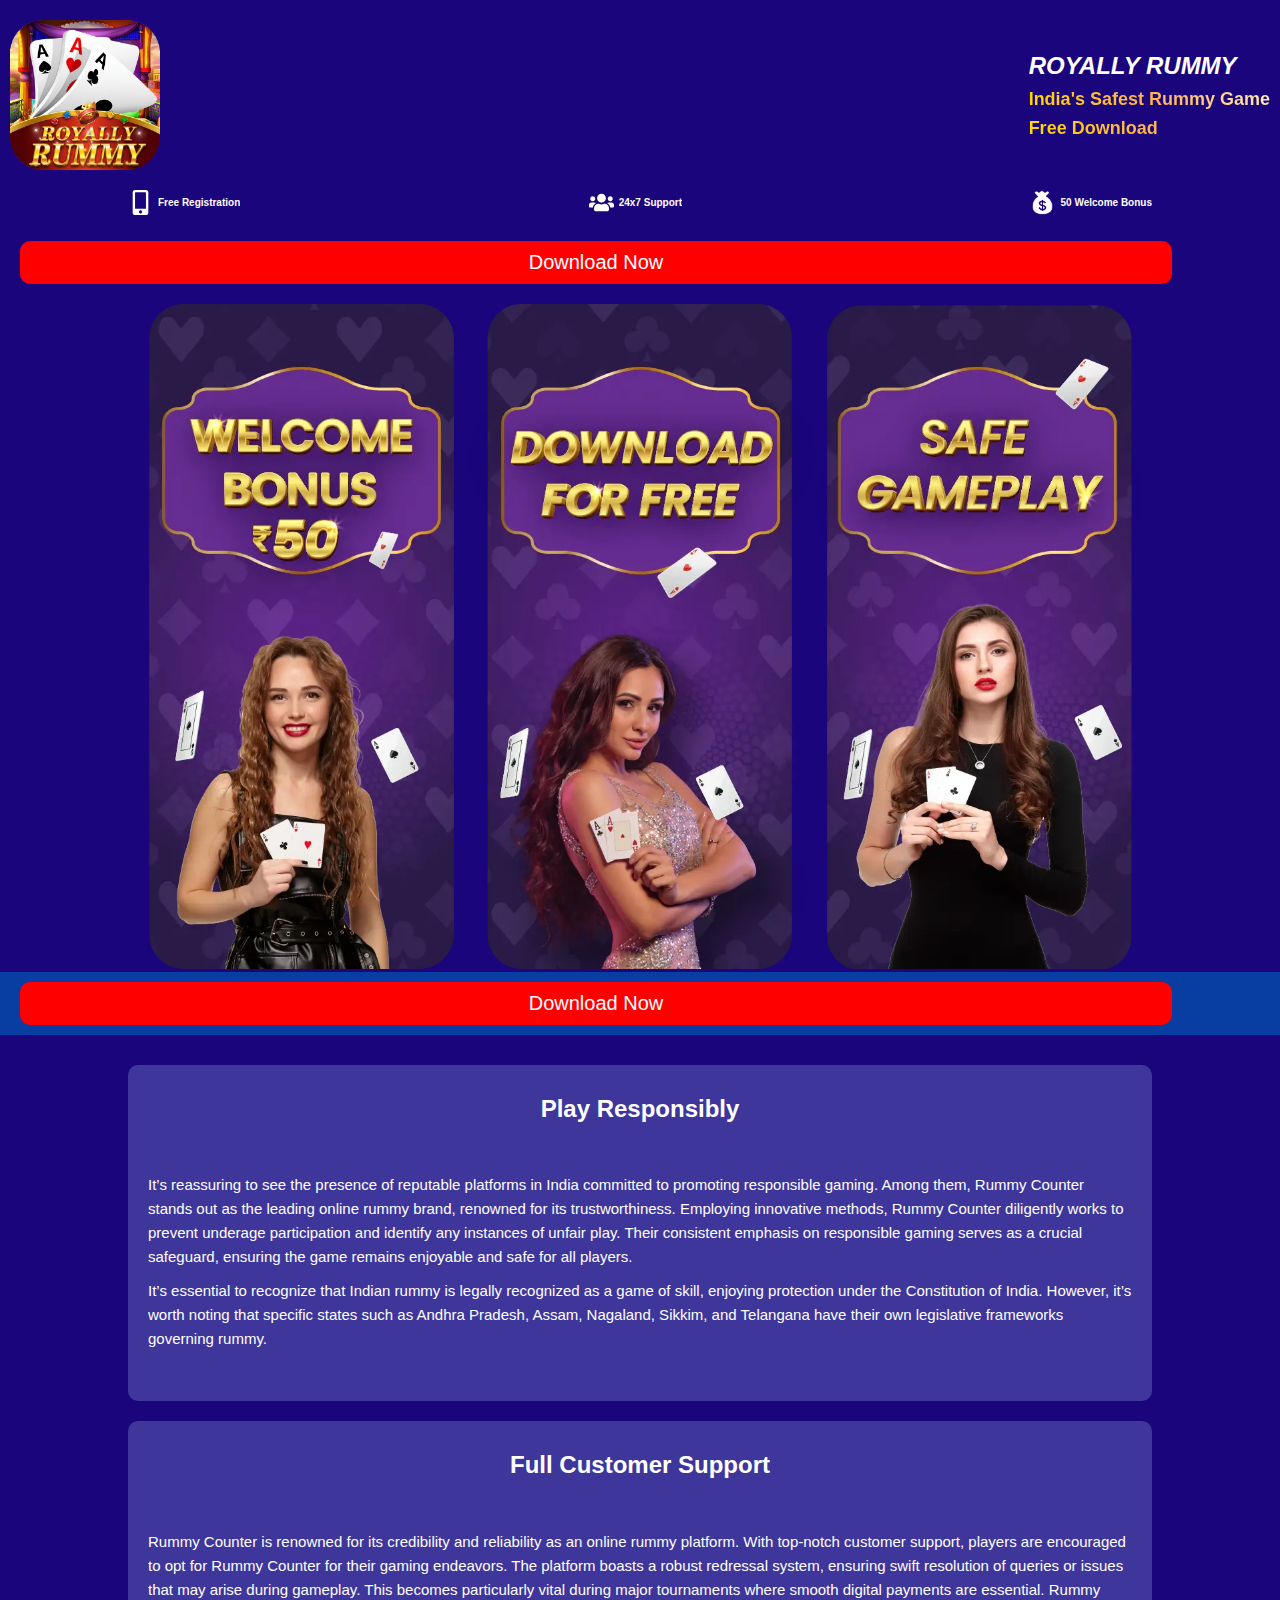
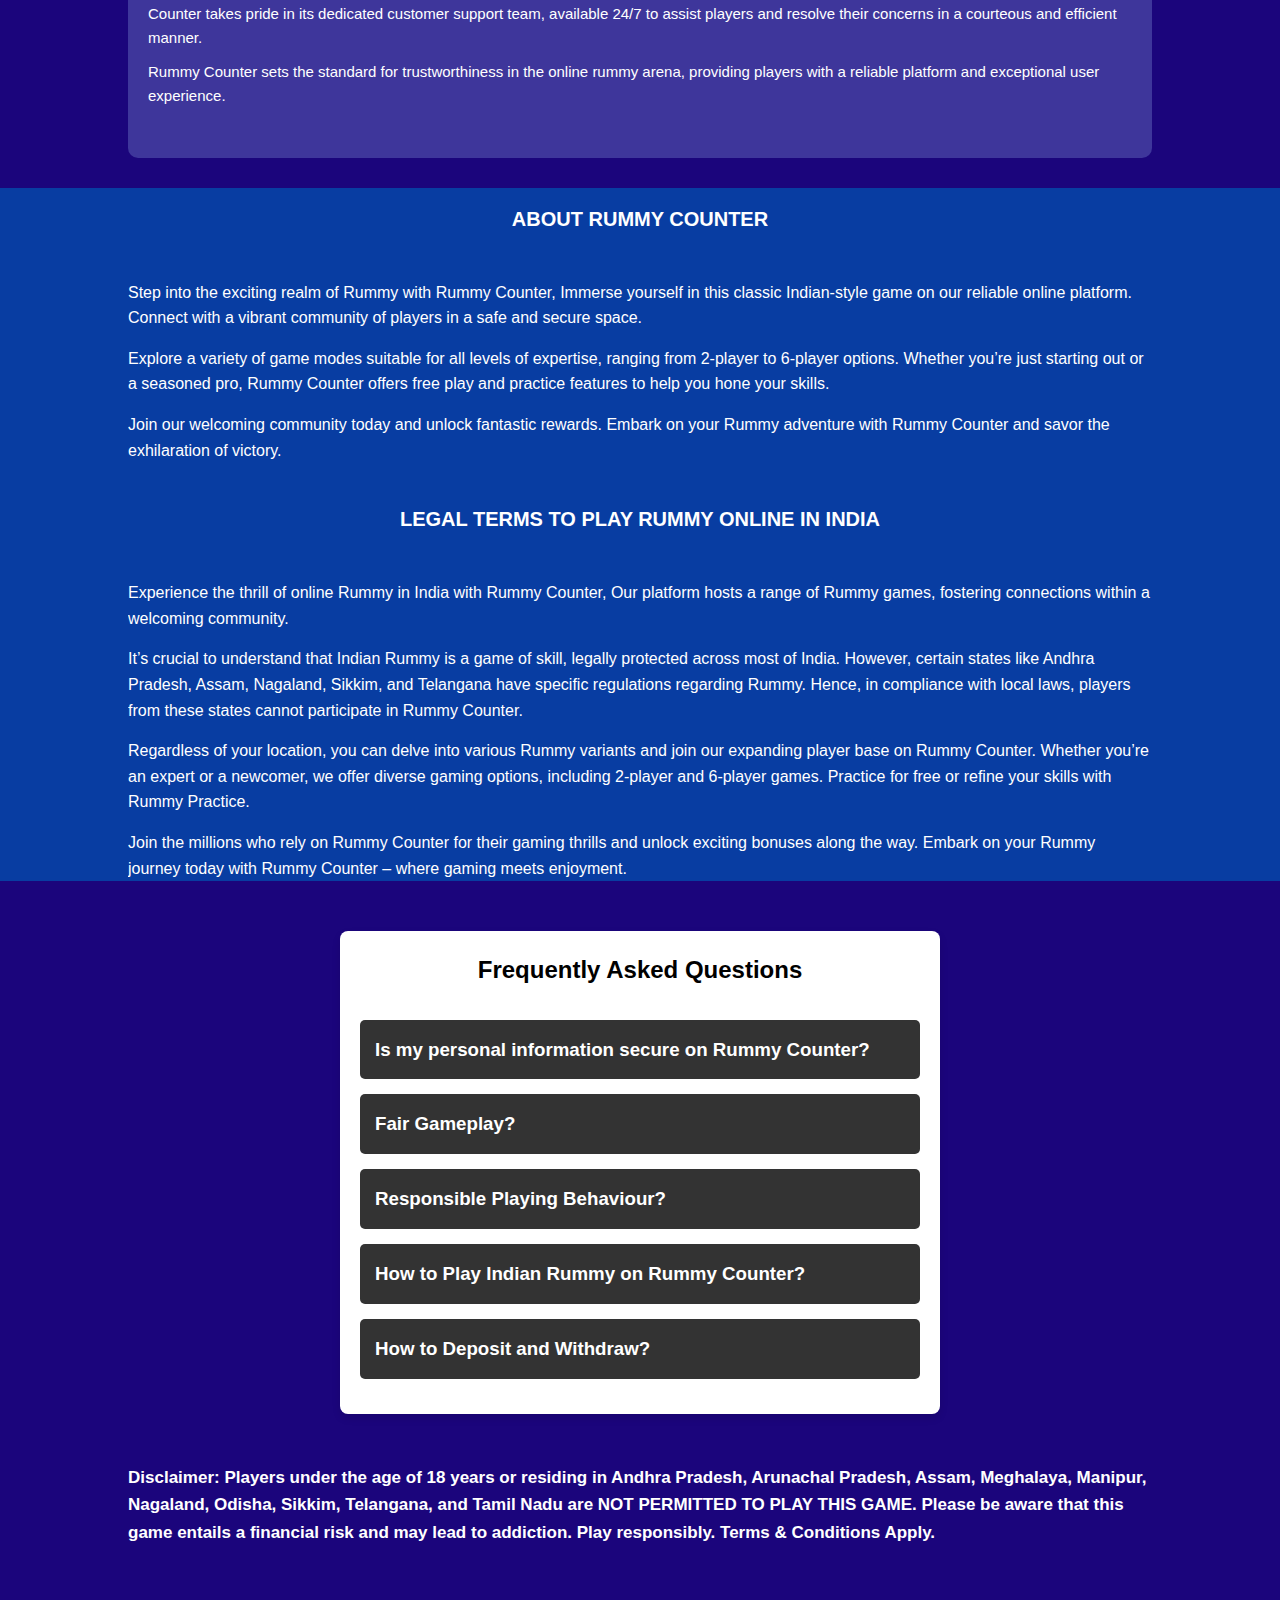
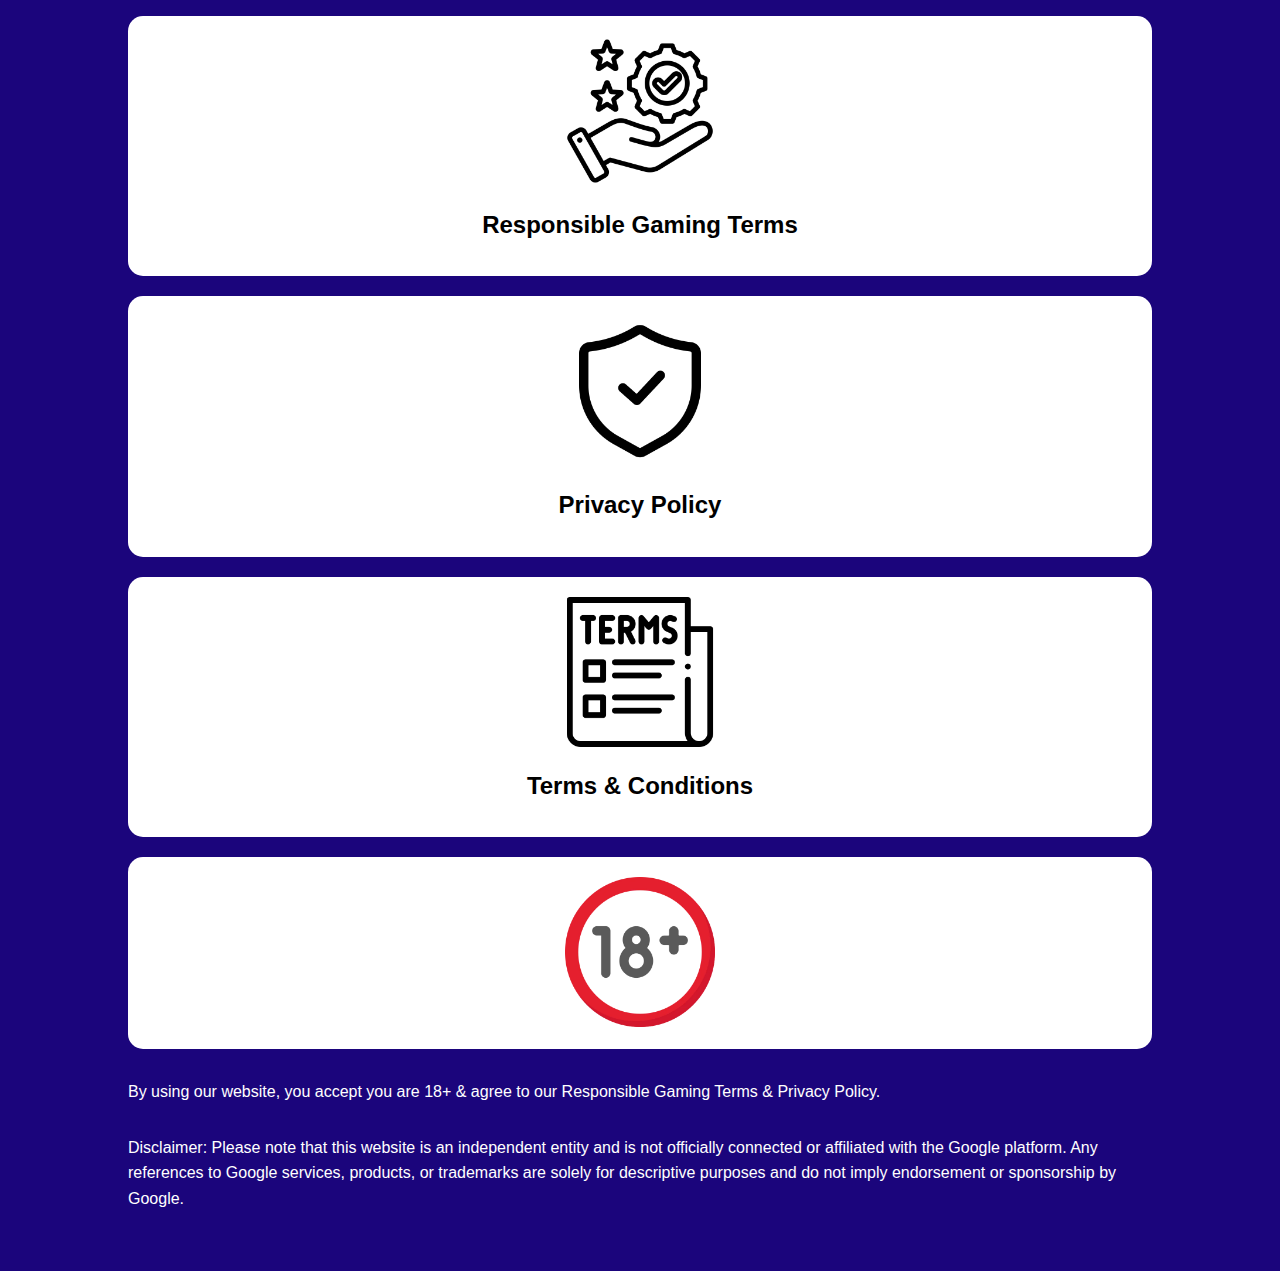
<file: index.html>
<!DOCTYPE html>
<html lang="en">
  <head>
    <meta charset="UTF-8" />
    <meta name="viewport" content="width=device-width, initial-scale=1.0" />
    <title>Royally Rummy</title>
    <link rel="stylesheet" href="style.css" />
    <script src="script.js"></script>
    <link
      rel="stylesheet"
      href="https://cdnjs.cloudflare.com/ajax/libs/font-awesome/6.0.0-beta3/css/all.min.css"
    />
  </head>
  <body>
    <!-- header sectin starts -->
    <header>
      <div class="left">
        <div class="logo">
          <img src="./WhatsApp Image 2024-09-10 at 1.23.26 PM.png" alt="" />
        </div>
      </div>
      <div class="right">
        <div class="titles">
          <a href="">
            <span style="color: white">ROYALLY RUMMY</span>
            <h2>India's Safest Rummy Game</h2>
            <h2>Free Download</h2>
          </a>
        </div>
      </div>
    </header>
    <!-- header sectin ends -->
    <div class="cotegories">
      <div class="container">
        <div class="tags">
          <div class="logoo">
            <img src="./call1.svg" alt="" />
          </div>

          <h1>Free Registration</h1>
        </div>

        <div class="tags">
          <div class="logoo">
            <img src="./audience1.svg" alt="" />
          </div>

          <h1>24x7 Support</h1>
        </div>

        <div class="tags">
          <div class="logoo">
            <img src="./money.png" alt="" />
          </div>

          <h1>50 Welcome Bonus</h1>
        </div>
      </div>
    </div>
    <a href="">
      <button class="btn">Download Now</button>
    </a>

    <!-- models seection starts -->
    <a href="">
      <div class="models">
        <div class="container">
          <div class="modelimages">
            <img src="./Rummy-Counter-2 (1).webp" alt="" />
          </div>
        </div>
      </div>
    </a>
    <div
      style="
        background-color: rgb(8, 61, 162);
        padding: 10px 0;
        margin-top: -17px;
      "
    >
      <a href="">
        <button class="btn">Download Now</button>
      </a>
    </div>
    <!-- models seection ends -->

    <!-- play resposibly section starts -->
    <section class="container">
      <div class="section1">
        <div class="playresponsibly">
          <h1>Play Responsibly</h1>
          <p>
            It’s reassuring to see the presence of reputable platforms in India
            committed to promoting responsible gaming. Among them, Rummy Counter
            stands out as the leading online rummy brand, renowned for its
            trustworthiness. Employing innovative methods, Rummy Counter
            diligently works to prevent underage participation and identify any
            instances of unfair play. Their consistent emphasis on responsible
            gaming serves as a crucial safeguard, ensuring the game remains
            enjoyable and safe for all players.
          </p>
          <p style="padding-top: 10px">
            It’s essential to recognize that Indian rummy is legally recognized
            as a game of skill, enjoying protection under the Constitution of
            India. However, it’s worth noting that specific states such as
            Andhra Pradesh, Assam, Nagaland, Sikkim, and Telangana have their
            own legislative frameworks governing rummy.
          </p>
        </div>
        <div class="playresponsibly">
          <h1>Full Customer Support</h1>
          <p>
            Rummy Counter is renowned for its credibility and reliability as an
            online rummy platform. With top-notch customer support, players are
            encouraged to opt for Rummy Counter for their gaming endeavors. The
            platform boasts a robust redressal system, ensuring swift resolution
            of queries or issues that may arise during gameplay. This becomes
            particularly vital during major tournaments where smooth digital
            payments are essential. Rummy Counter takes pride in its dedicated
            customer support team, available 24/7 to assist players and resolve
            their concerns in a courteous and efficient manner.
          </p>
          <p style="padding-top: 10px">
            Rummy Counter sets the standard for trustworthiness in the online
            rummy arena, providing players with a reliable platform and
            exceptional user experience.
          </p>
        </div>
      </div>
    </section>
    <!-- play resposibly section ends -->

    <!-- about rummy counter section starts -->

    <div class="about">
      <div class="container">
        <h1 style="padding: 15px 0; font-size: 20px; text-align: center">
          ABOUT RUMMY COUNTER
        </h1>
        <p>
          Step into the exciting realm of Rummy with Rummy Counter, Immerse
          yourself in this classic Indian-style game on our reliable online
          platform. Connect with a vibrant community of players in a safe and
          secure space.
        </p>
        <p style="padding-top: 15px">
          Explore a variety of game modes suitable for all levels of expertise,
          ranging from 2-player to 6-player options. Whether you’re just
          starting out or a seasoned pro, Rummy Counter offers free play and
          practice features to help you hone your skills.
        </p>
        <p style="padding-top: 15px">
          Join our welcoming community today and unlock fantastic rewards.
          Embark on your Rummy adventure with Rummy Counter and savor the
          exhilaration of victory.
        </p>
        <h1
          style="
            padding: 15px 0;
            padding-top: 40px;
            font-size: 20px;
            text-align: center;
          "
        >
          LEGAL TERMS TO PLAY RUMMY ONLINE IN INDIA
        </h1>
        <p>
          Experience the thrill of online Rummy in India with Rummy Counter, Our
          platform hosts a range of Rummy games, fostering connections within a
          welcoming community.
        </p>
        <p style="padding-top: 15px">
          It’s crucial to understand that Indian Rummy is a game of skill,
          legally protected across most of India. However, certain states like
          Andhra Pradesh, Assam, Nagaland, Sikkim, and Telangana have specific
          regulations regarding Rummy. Hence, in compliance with local laws,
          players from these states cannot participate in Rummy Counter.
        </p>
        <p style="padding-top: 15px">
          Regardless of your location, you can delve into various Rummy variants
          and join our expanding player base on Rummy Counter. Whether you’re an
          expert or a newcomer, we offer diverse gaming options, including
          2-player and 6-player games. Practice for free or refine your skills
          with Rummy Practice.
        </p>
        <p style="padding-top: 15px">
          Join the millions who rely on Rummy Counter for their gaming thrills
          and unlock exciting bonuses along the way. Embark on your Rummy
          journey today with Rummy Counter – where gaming meets enjoyment.
        </p>
      </div>
    </div>

    <!-- about rummy counter section ends -->

    <!-- faq section starts -->
    <div class="faq-container">
      <h1 style="color: black">Frequently Asked Questions</h1>

      <div class="faq">
        <div class="question" onclick="toggleAnswer(0)">
          <h3>Is my personal information secure on Rummy Counter?</h3>
        </div>
        <div class="answer">
          <p style="color: #000000">
            1. 100% safe and secure <br />
            2. Trusted by many players <br />
            3. Lightning-fast transactions <br />
            4. Easy-to-use game interface <br />
            5. Seamless gameplay experience <br />
            6. Responsible Gaming <br />
            7. Fair Gameplay <br />
          </p>
        </div>
      </div>

      <div class="faq">
        <div class="question" onclick="toggleAnswer(1)">
          <h3>Fair Gameplay?</h3>
        </div>
        <div class="answer">
          <p style="color: #000000">
            Our gameplay policies and rules have been updated to ensure the best
            possible gaming experience through fair gameplay. We want to make
            sure that everyone has a level playing field and that cheating is
            not tolerated. So please take some time to review our updated
            policies and let us know if you have any questions or concerns.
            Thanks for playing!
          </p>
        </div>
      </div>

      <div class="faq">
        <div class="question" onclick="toggleAnswer(2)">
          <h3>Responsible Playing Behaviour?</h3>
        </div>
        <div class="answer">
          <p style="color: #000000">
            Hello there! We at Rummy Counter believe in promoting responsible
            gaming by encouraging our players to enjoy the game of Rummy within
            reasonable limits. It’s important to us that everyone has a good
            time while playing, so please make sure to play for fun and always
            stay within your limits.
          </p>
        </div>
      </div>
      <div class="faq">
        <div class="question" onclick="toggleAnswer(3)">
          <h3>How to Play Indian Rummy on Rummy Counter?</h3>
        </div>
        <div class="answer">
          <p style="color: #000000">
            Learning how to play Rummy Counter online is a breeze. You can play
            Indian Rummy Counter on two player tables or six player tables with
            either a single or two decks of cards. Just sit around the table and
            take turns picking and discarding cards. You can choose to pick
            cards from either a closed or open deck, but remember that discarded
            cards must be placed in the open deck. <br /><span
              style="padding-top: 15px"
            ></span>
            When playing Rummy Counter online, your objective is to arrange the
            13 cards you’ve been dealt into sets and sequences. You must make at
            least two sets – one without a Joker (pure sequence) and the other
            can use the Joker. The game starts with a toss determining the
            player who will make the first move. Remember to focus on making a
            pure sequence first, then the second sequence, followed by other
            sequences or sets. Have fun playing Rummy Counter and always
            remember to play responsibly!
          </p>
        </div>
      </div>
      <div class="faq">
        <div class="question" onclick="toggleAnswer(4)">
          <h3>How to Deposit and Withdraw?</h3>
        </div>
        <div class="answer">
          <p style="color: #000000">
            Depositing and withdrawing funds at Rummy Counter is easy and
            user-friendly.
          </p>
          <p style="color: #000000; padding-top: 15px">
            Players have the flexibility to choose from a range of deposit
            options on our website or app. Our team is committed to providing a
            secure platform for all financial transactions, and we offer
            multiple payment methods, including debit/credit cards, net banking,
            and UPI payments. Our payment gateway is highly secure, ensuring
            that all transactions are safe and protected.
          </p>
          <p style="color: #000000; padding-top: 15px">
            We understand the importance of user privacy, and all information
            shared on our platform is kept confidential, with no third parties
            involved. At Game Rummy Counter, we strive to provide our users with
            a seamless and secure gaming experience.
          </p>
        </div>
      </div>
    </div>

    <!-- faq section ends -->

    <!-- disclamier section starts -->
    <div class="disclamer">
      <div class="container">
        <h2 style="font-size: 17px">
          Disclaimer: Players under the age of 18 years or residing in Andhra
          Pradesh, Arunachal Pradesh, Assam, Meghalaya, Manipur, Nagaland,
          Odisha, Sikkim, Telangana, and Tamil Nadu are NOT PERMITTED TO PLAY
          THIS GAME. Please be aware that this game entails a financial risk and
          may lead to addiction. Play responsibly. Terms & Conditions Apply.
        </h2>
      </div>
    </div>
    <!-- disclamier section ends -->

    <!-- images section starts -->
    <div class="imagessection">
      <div class="container">
        <a href="./gaminterms.html">
          <div class="imagess">
            <div class="images1">
              <img src="./responsible.webp" alt="" />
            </div>
            <h1>Responsible Gaming Terms</h1>
          </div>
        </a>
        <a href="./privacy.html">
          <div class="imagess">
            <div class="images1">
              <img src="./Privacy-Policy.webp" alt="" />
            </div>
            <h1>Privacy Policy</h1>
          </div>
        </a>
        <a href="./termscondition.html">
          <div class="imagess">
            <div class="images1">
              <img src="./terms.webp" alt="" />
            </div>
            <h1>Terms & Conditions</h1>
          </div>
        </a>
        <div class="imagess">
          <div class="images1">
            <img src="./18.webp" alt="" />
          </div>
        </div>
      </div>
    </div>
    <!-- images section ends -->
    <div class="container">
      <p>
        By using our website, you accept you are 18+ & agree to our Responsible
        Gaming Terms & Privacy Policy.
      </p>

      <p style="padding-top: 30px; padding-bottom: 60px">
        Disclaimer: Please note that this website is an independent entity and
        is not officially connected or affiliated with the Google platform. Any
        references to Google services, products, or trademarks are solely for
        descriptive purposes and do not imply endorsement or sponsorship by
        Google.
      </p>
    </div>
  </body>
</html>
</file>
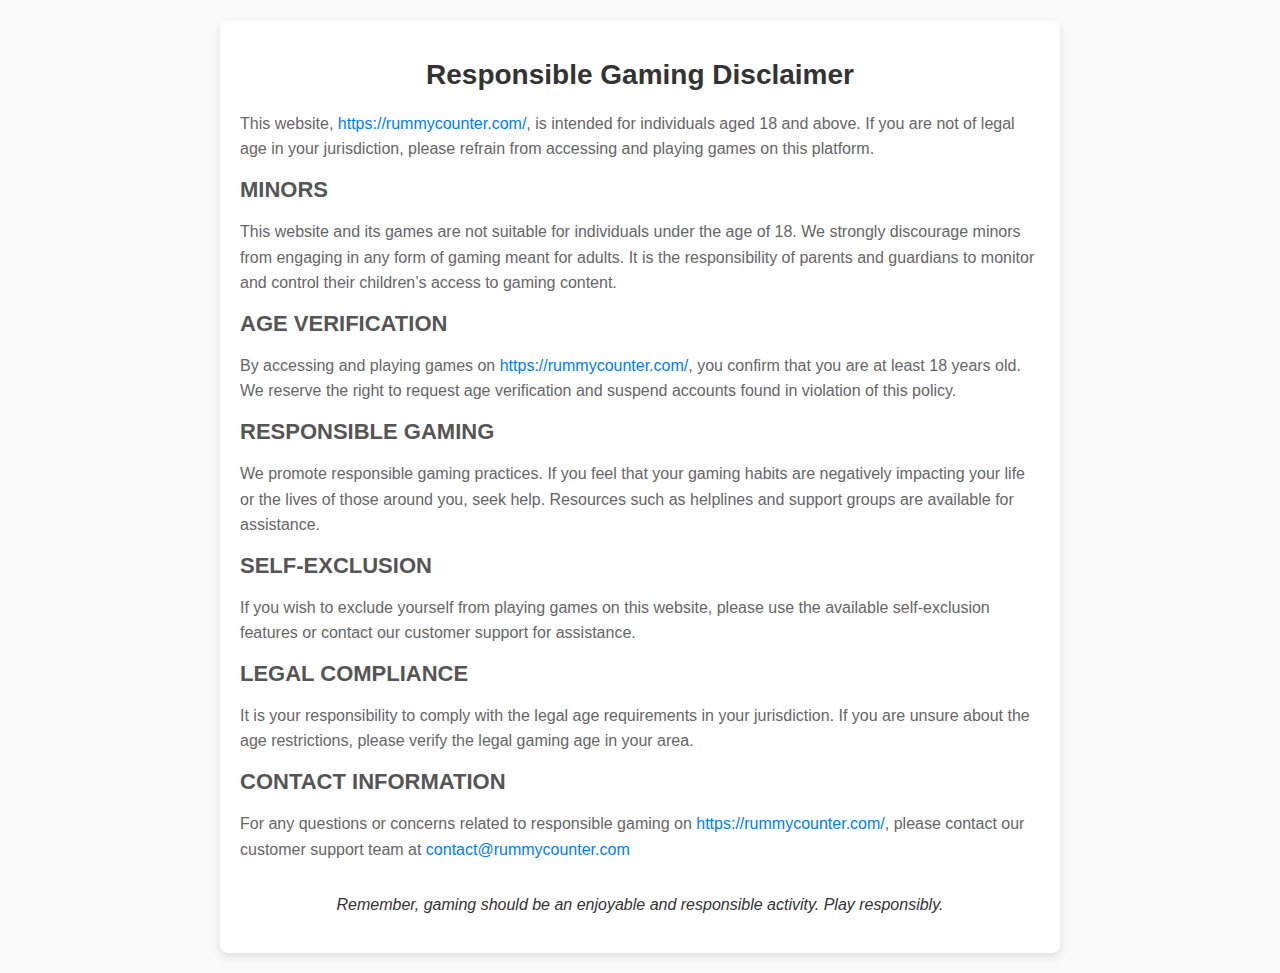
<file: gaminterms.html>
<!DOCTYPE html>
<html lang="en">
  <head>
    <meta charset="UTF-8" />
    <meta name="viewport" content="width=device-width, initial-scale=1.0" />
    <title>Responsible Gaming Disclaimer</title>
    <link rel="stylesheet" href="style1.css" />
  </head>
  <body>
    <div class="disclaimer-container">
      <h1>Responsible Gaming Disclaimer</h1>
      <p>
        This website,
        <a href="https://rummycounter.com/">https://rummycounter.com/</a>, is
        intended for individuals aged 18 and above. If you are not of legal age
        in your jurisdiction, please refrain from accessing and playing games on
        this platform.
      </p>

      <h2>MINORS</h2>
      <p>
        This website and its games are not suitable for individuals under the
        age of 18. We strongly discourage minors from engaging in any form of
        gaming meant for adults. It is the responsibility of parents and
        guardians to monitor and control their children’s access to gaming
        content.
      </p>

      <h2>AGE VERIFICATION</h2>
      <p>
        By accessing and playing games on
        <a href="https://rummycounter.com/">https://rummycounter.com/</a>, you
        confirm that you are at least 18 years old. We reserve the right to
        request age verification and suspend accounts found in violation of this
        policy.
      </p>

      <h2>RESPONSIBLE GAMING</h2>
      <p>
        We promote responsible gaming practices. If you feel that your gaming
        habits are negatively impacting your life or the lives of those around
        you, seek help. Resources such as helplines and support groups are
        available for assistance.
      </p>

      <h2>SELF-EXCLUSION</h2>
      <p>
        If you wish to exclude yourself from playing games on this website,
        please use the available self-exclusion features or contact our customer
        support for assistance.
      </p>

      <h2>LEGAL COMPLIANCE</h2>
      <p>
        It is your responsibility to comply with the legal age requirements in
        your jurisdiction. If you are unsure about the age restrictions, please
        verify the legal gaming age in your area.
      </p>

      <h2>CONTACT INFORMATION</h2>
      <p>
        For any questions or concerns related to responsible gaming on
        <a href="https://rummycounter.com/">https://rummycounter.com/</a>,
        please contact our customer support team at
        <a href="mailto:contact@rummycounter.com">contact@rummycounter.com</a>
      </p>

      <p class="reminder">
        Remember, gaming should be an enjoyable and responsible activity. Play
        responsibly.
      </p>
    </div>
  </body>
</html>
</file>
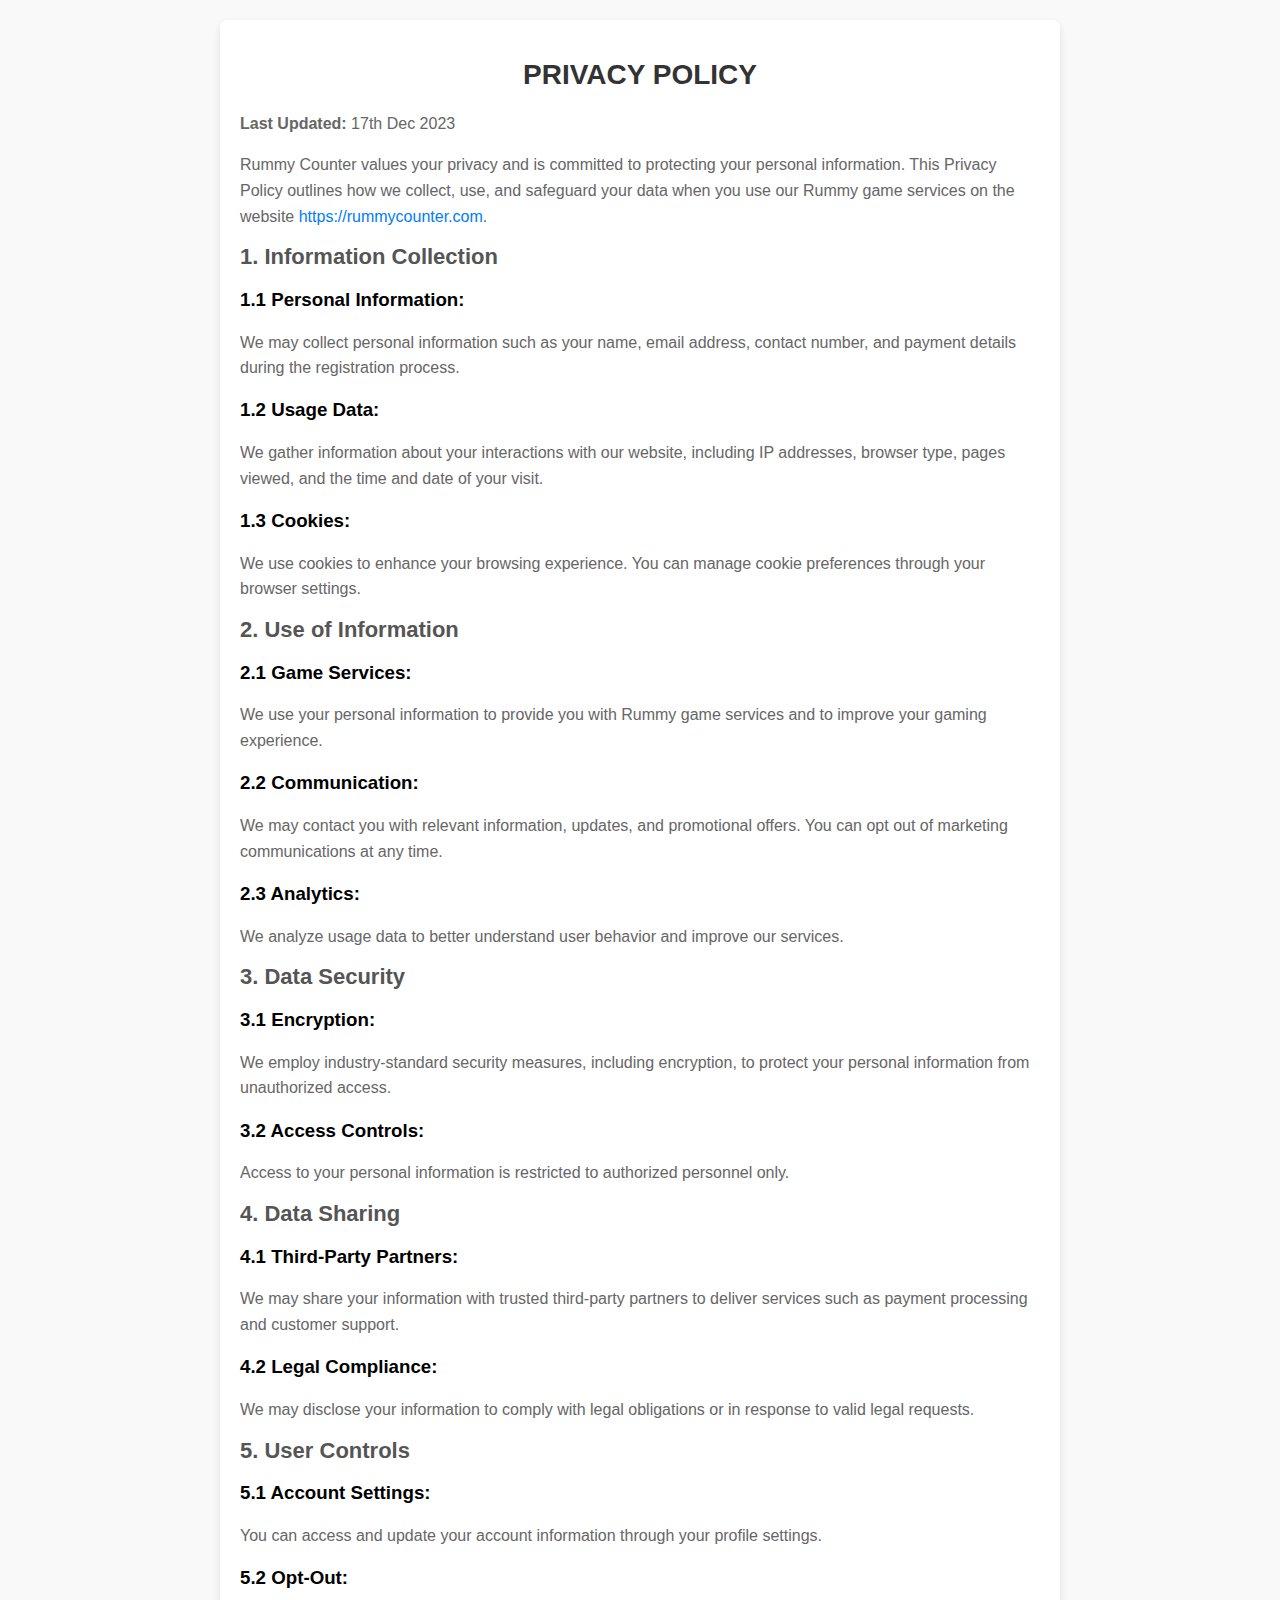
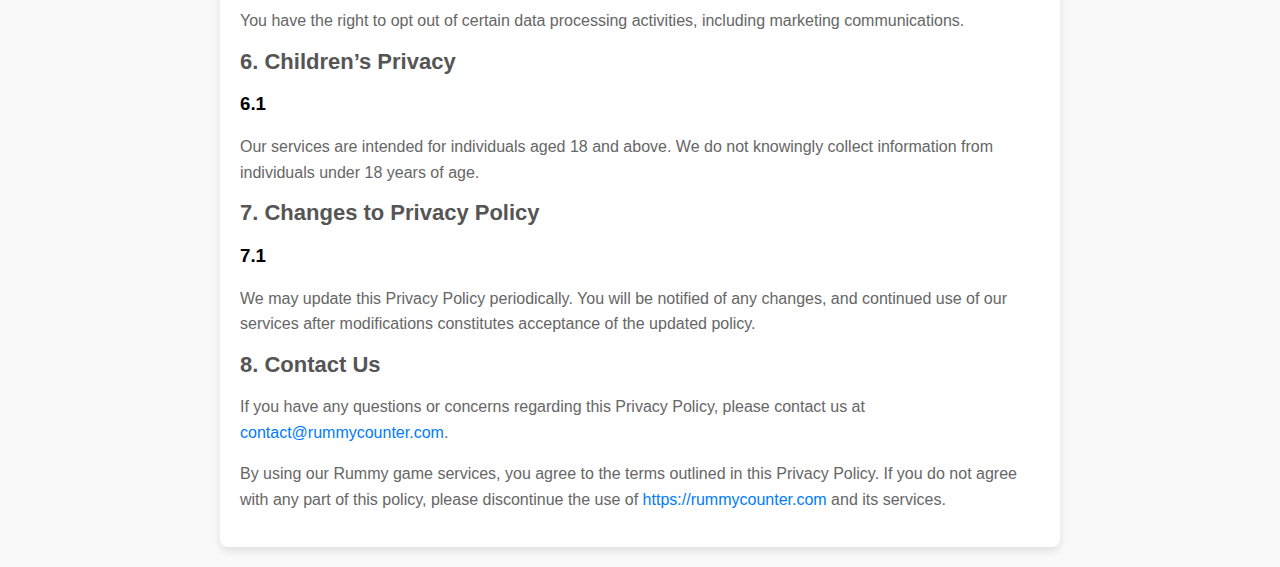
<file: privacy.html>
<!DOCTYPE html>
<html lang="en">
  <head>
    <meta charset="UTF-8" />
    <meta name="viewport" content="width=device-width, initial-scale=1.0" />
    <title>Document</title>
    <link rel="stylesheet" href="style1.css" />
  </head>
  <body>
    <div class="disclaimer-container">
      <h1>PRIVACY POLICY</h1>
      <p><strong>Last Updated:</strong> 17th Dec 2023</p>

      <p>
        Rummy Counter values your privacy and is committed to protecting your
        personal information. This Privacy Policy outlines how we collect, use,
        and safeguard your data when you use our Rummy game services on the
        website
        <a href="https://rummycounter.com/">https://rummycounter.com</a>.
      </p>

      <h2>1. Information Collection</h2>

      <h3>1.1 Personal Information:</h3>
      <p>
        We may collect personal information such as your name, email address,
        contact number, and payment details during the registration process.
      </p>

      <h3>1.2 Usage Data:</h3>
      <p>
        We gather information about your interactions with our website,
        including IP addresses, browser type, pages viewed, and the time and
        date of your visit.
      </p>

      <h3>1.3 Cookies:</h3>
      <p>
        We use cookies to enhance your browsing experience. You can manage
        cookie preferences through your browser settings.
      </p>

      <h2>2. Use of Information</h2>

      <h3>2.1 Game Services:</h3>
      <p>
        We use your personal information to provide you with Rummy game services
        and to improve your gaming experience.
      </p>

      <h3>2.2 Communication:</h3>
      <p>
        We may contact you with relevant information, updates, and promotional
        offers. You can opt out of marketing communications at any time.
      </p>

      <h3>2.3 Analytics:</h3>
      <p>
        We analyze usage data to better understand user behavior and improve our
        services.
      </p>

      <h2>3. Data Security</h2>

      <h3>3.1 Encryption:</h3>
      <p>
        We employ industry-standard security measures, including encryption, to
        protect your personal information from unauthorized access.
      </p>

      <h3>3.2 Access Controls:</h3>
      <p>
        Access to your personal information is restricted to authorized
        personnel only.
      </p>

      <h2>4. Data Sharing</h2>

      <h3>4.1 Third-Party Partners:</h3>
      <p>
        We may share your information with trusted third-party partners to
        deliver services such as payment processing and customer support.
      </p>

      <h3>4.2 Legal Compliance:</h3>
      <p>
        We may disclose your information to comply with legal obligations or in
        response to valid legal requests.
      </p>

      <h2>5. User Controls</h2>

      <h3>5.1 Account Settings:</h3>
      <p>
        You can access and update your account information through your profile
        settings.
      </p>

      <h3>5.2 Opt-Out:</h3>
      <p>
        You have the right to opt out of certain data processing activities,
        including marketing communications.
      </p>

      <h2>6. Children’s Privacy</h2>

      <h3>6.1</h3>
      <p>
        Our services are intended for individuals aged 18 and above. We do not
        knowingly collect information from individuals under 18 years of age.
      </p>

      <h2>7. Changes to Privacy Policy</h2>

      <h3>7.1</h3>
      <p>
        We may update this Privacy Policy periodically. You will be notified of
        any changes, and continued use of our services after modifications
        constitutes acceptance of the updated policy.
      </p>

      <h2>8. Contact Us</h2>

      <p>
        If you have any questions or concerns regarding this Privacy Policy,
        please contact us at
        <a href="mailto:contact@rummycounter.com">contact@rummycounter.com</a>.
      </p>

      <p>
        By using our Rummy game services, you agree to the terms outlined in
        this Privacy Policy. If you do not agree with any part of this policy,
        please discontinue the use of
        <a href="https://rummycounter.com/">https://rummycounter.com</a> and its
        services.
      </p>
    </div>
  </body>
</html>
</file>
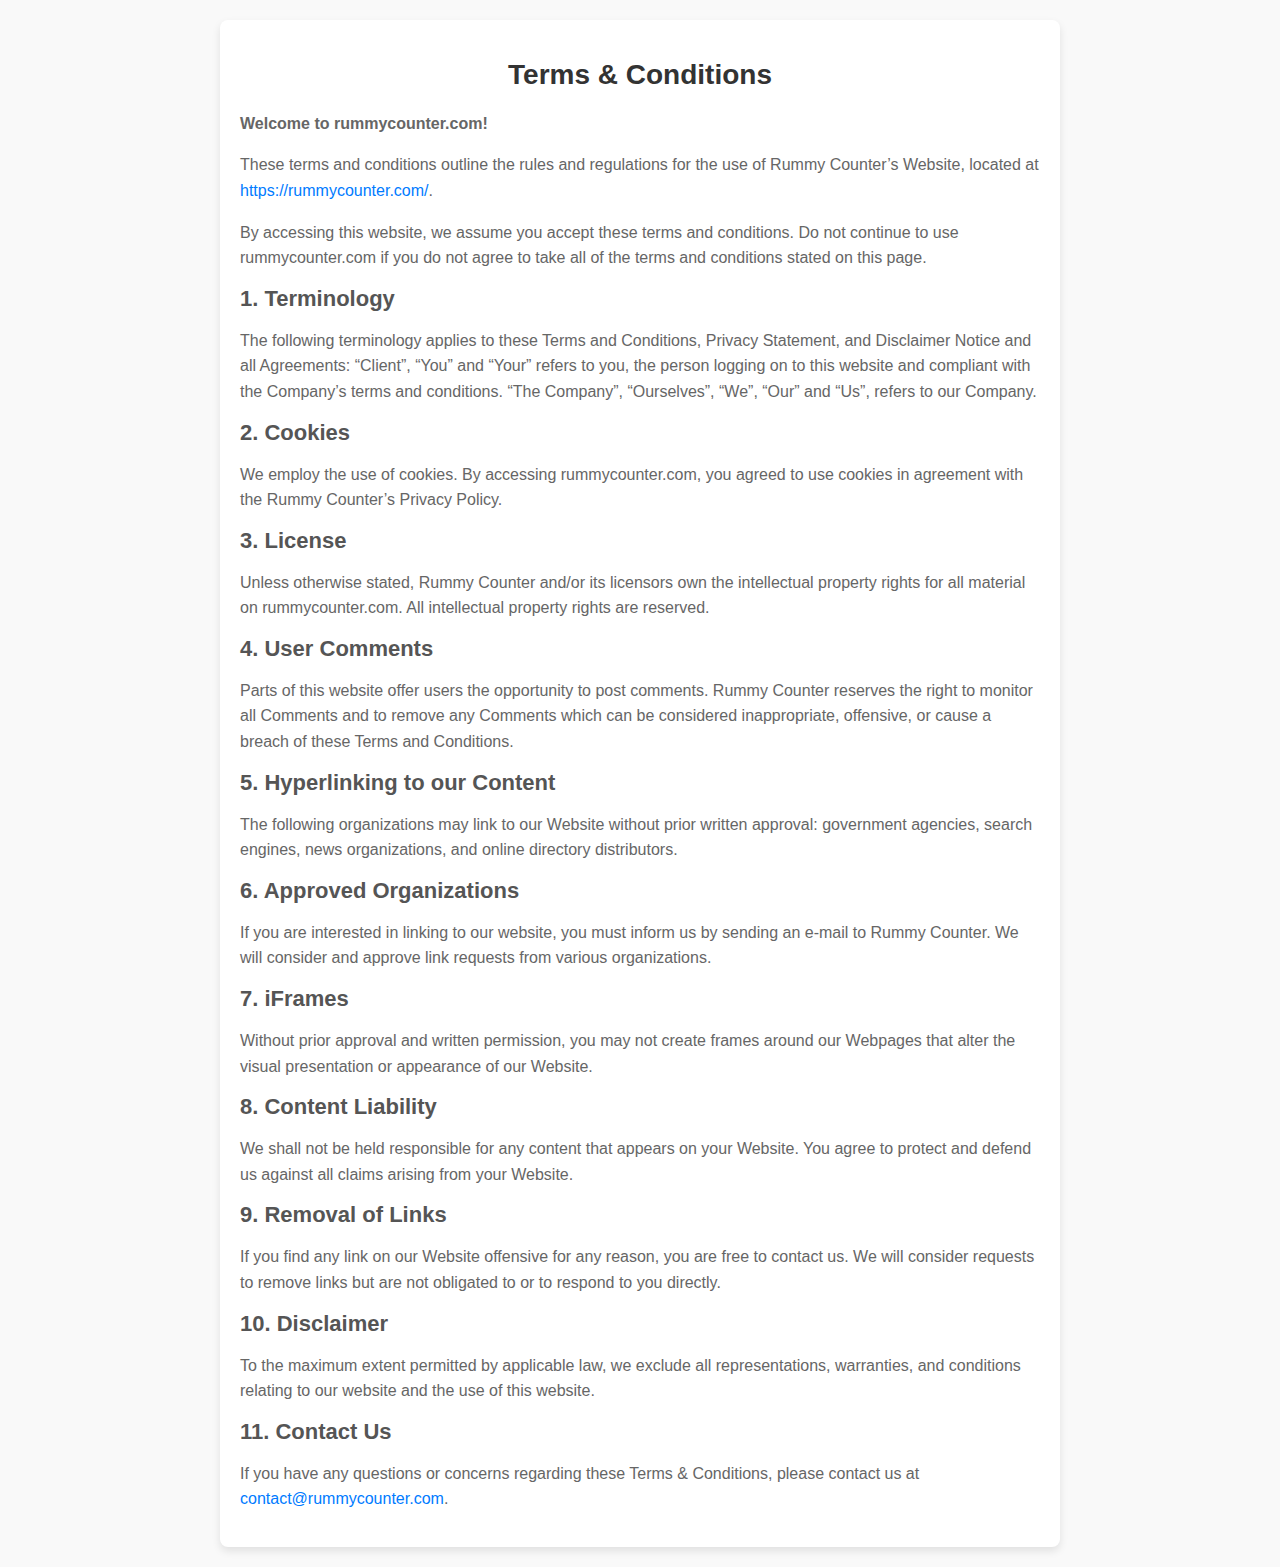
<file: termscondition.html>
<!DOCTYPE html>
<html lang="en">
  <head>
    <meta charset="UTF-8" />
    <meta name="viewport" content="width=device-width, initial-scale=1.0" />
    <title>Terms and Conditions</title>
    <link rel="stylesheet" href="style1.css" />
  </head>
  <body>
    <div class="disclaimer-container">
      <h1>Terms & Conditions</h1>
      <p><strong>Welcome to rummycounter.com!</strong></p>

      <p>
        These terms and conditions outline the rules and regulations for the use
        of Rummy Counter’s Website, located at
        <a href="https://rummycounter.com/">https://rummycounter.com/</a>.
      </p>

      <p>
        By accessing this website, we assume you accept these terms and
        conditions. Do not continue to use rummycounter.com if you do not agree
        to take all of the terms and conditions stated on this page.
      </p>

      <h2>1. Terminology</h2>
      <p>
        The following terminology applies to these Terms and Conditions, Privacy
        Statement, and Disclaimer Notice and all Agreements: “Client”, “You” and
        “Your” refers to you, the person logging on to this website and
        compliant with the Company’s terms and conditions. “The Company”,
        “Ourselves”, “We”, “Our” and “Us”, refers to our Company.
      </p>

      <h2>2. Cookies</h2>
      <p>
        We employ the use of cookies. By accessing rummycounter.com, you agreed
        to use cookies in agreement with the Rummy Counter’s Privacy Policy.
      </p>

      <h2>3. License</h2>
      <p>
        Unless otherwise stated, Rummy Counter and/or its licensors own the
        intellectual property rights for all material on rummycounter.com. All
        intellectual property rights are reserved.
      </p>

      <h2>4. User Comments</h2>
      <p>
        Parts of this website offer users the opportunity to post comments.
        Rummy Counter reserves the right to monitor all Comments and to remove
        any Comments which can be considered inappropriate, offensive, or cause
        a breach of these Terms and Conditions.
      </p>

      <h2>5. Hyperlinking to our Content</h2>
      <p>
        The following organizations may link to our Website without prior
        written approval: government agencies, search engines, news
        organizations, and online directory distributors.
      </p>

      <h2>6. Approved Organizations</h2>
      <p>
        If you are interested in linking to our website, you must inform us by
        sending an e-mail to Rummy Counter. We will consider and approve link
        requests from various organizations.
      </p>

      <h2>7. iFrames</h2>
      <p>
        Without prior approval and written permission, you may not create frames
        around our Webpages that alter the visual presentation or appearance of
        our Website.
      </p>

      <h2>8. Content Liability</h2>
      <p>
        We shall not be held responsible for any content that appears on your
        Website. You agree to protect and defend us against all claims arising
        from your Website.
      </p>

      <h2>9. Removal of Links</h2>
      <p>
        If you find any link on our Website offensive for any reason, you are
        free to contact us. We will consider requests to remove links but are
        not obligated to or to respond to you directly.
      </p>

      <h2>10. Disclaimer</h2>
      <p>
        To the maximum extent permitted by applicable law, we exclude all
        representations, warranties, and conditions relating to our website and
        the use of this website.
      </p>

      <h2>11. Contact Us</h2>
      <p>
        If you have any questions or concerns regarding these Terms &
        Conditions, please contact us at
        <a href="mailto:contact@rummycounter.com">contact@rummycounter.com</a>.
      </p>
    </div>
  </body>
</html>
</file>
<file: style.css>
/* Global styles */
* {
  margin: 0;
  padding: 0;
  box-sizing: border-box;
  font-family: Arial, sans-serif;
  border: none;
  outline: none;
  overflow-x: hidden;
  scrollbar-width: none;
  text-decoration: none;

  /* border: 2px solid black; */
}

body {
  background-color: rgb(27, 5, 124);
  color: #ffffff;
  line-height: 1.6;
  font-size: 16px;
}

/* Container */
.container {
  width: 80%;
  margin: auto;
  overflow: hidden;
}
.btn {
  background-color: red;
  color: white;
  text-align: center;
  width: 90%;
  padding: 10px;
  font-size: 20px;
  border-radius: 10px;
  margin: 0 20px;
  border: none;
  outline: none;
}

/* Header styles */
header {
  color: #fff;
  padding: 20px 10px;
  text-align: center;
  align-items: center;
  display: flex;
  justify-content: space-between;
  gap: 10px;
}
header .left .logo {
  height: 150px;
  width: 150px;
}
header .left .logo img {
  height: 100%;
  width: 100%;
}
header .right .titles {
  text-align: left;

  display: flex;
  flex-direction: column;
  gap: 0;
}
header .right .titles span {
  font-size: 24px;
  font-weight: bold;
  font-style: italic;
  text-align: left;

  padding-bottom: 0;
}
header .right .titles h2 {
  font-size: 18px;

  color: transparent;
  background-image: linear-gradient(to right, #ffd700, #ffb14e, #ffecb3);
  background-clip: text;
  -webkit-background-clip: text;
}

/* categories */
.cotegories .container {
  display: flex;
  justify-content: space-between;
}
.cotegories .container .tags {
  display: flex;
  gap: 5px;

  /* align-items: center; */
  /* justify-content: center; */
}
.cotegories .container .tags h1 {
  font-size: 10px;
  padding-top: 5px;
}
.cotegories .container .tags .logoo {
  height: 25px;
  width: 25px;
}
.cotegories .container .tags .logoo img {
  width: 100%;
  height: 100%;

  filter: invert(1) brightness(2);
}

/* Navigation */
nav {
  background-color: #444;
  padding: 10px;
  text-align: center;
}

nav a {
  color: #fff;
  margin: 0 15px;
  text-decoration: none;
}

nav a:hover {
  text-decoration: underline;
}

/* Section styles */
section {
  margin: 20px 0;
}

section h2 {
  font-size: 20px;
  margin-bottom: 10px;
}

section p {
  font-size: 16px;
  line-height: 1.6;
}

.section1 {
  display: flex;
  flex-direction: column;
  gap: 20px;
  padding: 30px 0;
}
.section1 .playresponsibly {
  background-color: rgb(62, 54, 155);
  border-radius: 10px;
  padding: 10px 20px;
  padding-bottom: 50px;
}
.section1 .playresponsibly H1 {
  text-align: center;
  padding: 15px 0;
}
.section1 .playresponsibly p {
  font-size: 15px;
}
.about {
  background-color: rgb(8, 61, 162);
}

/* faq css */
.faq-container {
  max-width: 600px;
  margin: 50px auto;
  background-color: #fff;
  padding: 20px;
  box-shadow: 0 4px 8px rgba(0, 0, 0, 0.1);
  border-radius: 8px;
}

h1 {
  text-align: center;
  margin-bottom: 30px;
  font-size: 24px;
  color: #ffffff;
}

/* FAQ section */
.faq {
  margin-bottom: 15px;
}

.question {
  background-color: #333;
  color: white;
  padding: 15px;
  cursor: pointer;
  border-radius: 5px;
}

.question h3 {
  margin: 0;
}

.answer {
  display: none;
  padding: 15px;
  background-color: #f9f9f9;
  border-left: 3px solid #333;
  border-radius: 5px;
}

.answer p {
  margin: 0;
}

/* disclamer section css */
.disclamer {
  padding-bottom: 40px;
}

/* imagessection csss */
.imagessection {
  padding: 30px 0;
}
.imagessection .container {
  display: flex;
  flex-direction: column;
  gap: 20px;
}
.imagessection .container .imagess {
  background-color: white;
  border-radius: 15px;
  padding-bottom: 2px;
}
.imagessection .container .imagess .images1 {
  width: 80%;
  margin: auto;
  padding: 20px 0;
  display: flex;
  align-items: center;
  justify-content: center;
}
.imagessection .container .imagess .images1 img {
  height: 150px;
  width: auto;
}
.imagessection .container .imagess h1 {
  color: rgb(0, 0, 0);
}

/* madelsimages css */
.models {
  padding: 20px 0;
}
.models .container .modelimages {
  display: flex;
  width: 100%;
}
.models .container .modelimages img {
  width: 100%;
}

/* Footer styles */
footer {
  background-color: #333;
  color: #fff;
  text-align: center;
  padding: 10px 0;
  margin-top: 20px;
}

/* Responsive styles */
@media (max-width: 768px) {
  .container {
    width: 90%;
  }

  header h1 {
    font-size: 20px;
  }

  nav {
    text-align: left;
  }

  section h2 {
    font-size: 18px;
  }

  section p {
    font-size: 14px;
  }
}

@media (max-width: 480px) {
  header h1 {
    font-size: 18px;
  }

  nav a {
    display: block;
    margin: 10px 0;
  }

  section h2 {
    font-size: 16px;
  }

  section p {
    font-size: 12px;
  }
  .faq-container {
    padding: 15px;
  }

  h1 {
    font-size: 20px;
  }

  .question h3 {
    font-size: 18px;
  }
}
</file>
<file: style1.css>
/* Global styles */
body {
  font-family: Arial, sans-serif;
  background-color: #f9f9f9;
  margin: 0;
  padding: 20px;
}

/* Disclaimer container styles */
.disclaimer-container {
  max-width: 800px;
  margin: auto;
  background-color: #fff;
  padding: 20px;
  border-radius: 8px;
  box-shadow: 0 4px 8px rgba(0, 0, 0, 0.1);
}

h1 {
  font-size: 28px;
  color: #333;
  text-align: center;
  margin-bottom: 20px;
}

h2 {
  font-size: 22px;
  color: #555;
  margin: 15px 0 10px;
}

p {
  font-size: 16px;
  color: #666;
  line-height: 1.6;
  margin-bottom: 15px;
}

a {
  color: #007bff;
  text-decoration: none;
}

a:hover {
  text-decoration: underline;
}

.reminder {
  font-style: italic;
  font-size: 16px;
  color: #333;
  margin-top: 30px;
  text-align: center;
}

/* Responsive styles */
@media (max-width: 600px) {
  h1 {
    font-size: 24px;
  }

  h2 {
    font-size: 18px;
  }

  p {
    font-size: 14px;
  }

  .disclaimer-container {
    padding: 15px;
  }
}
</file>
